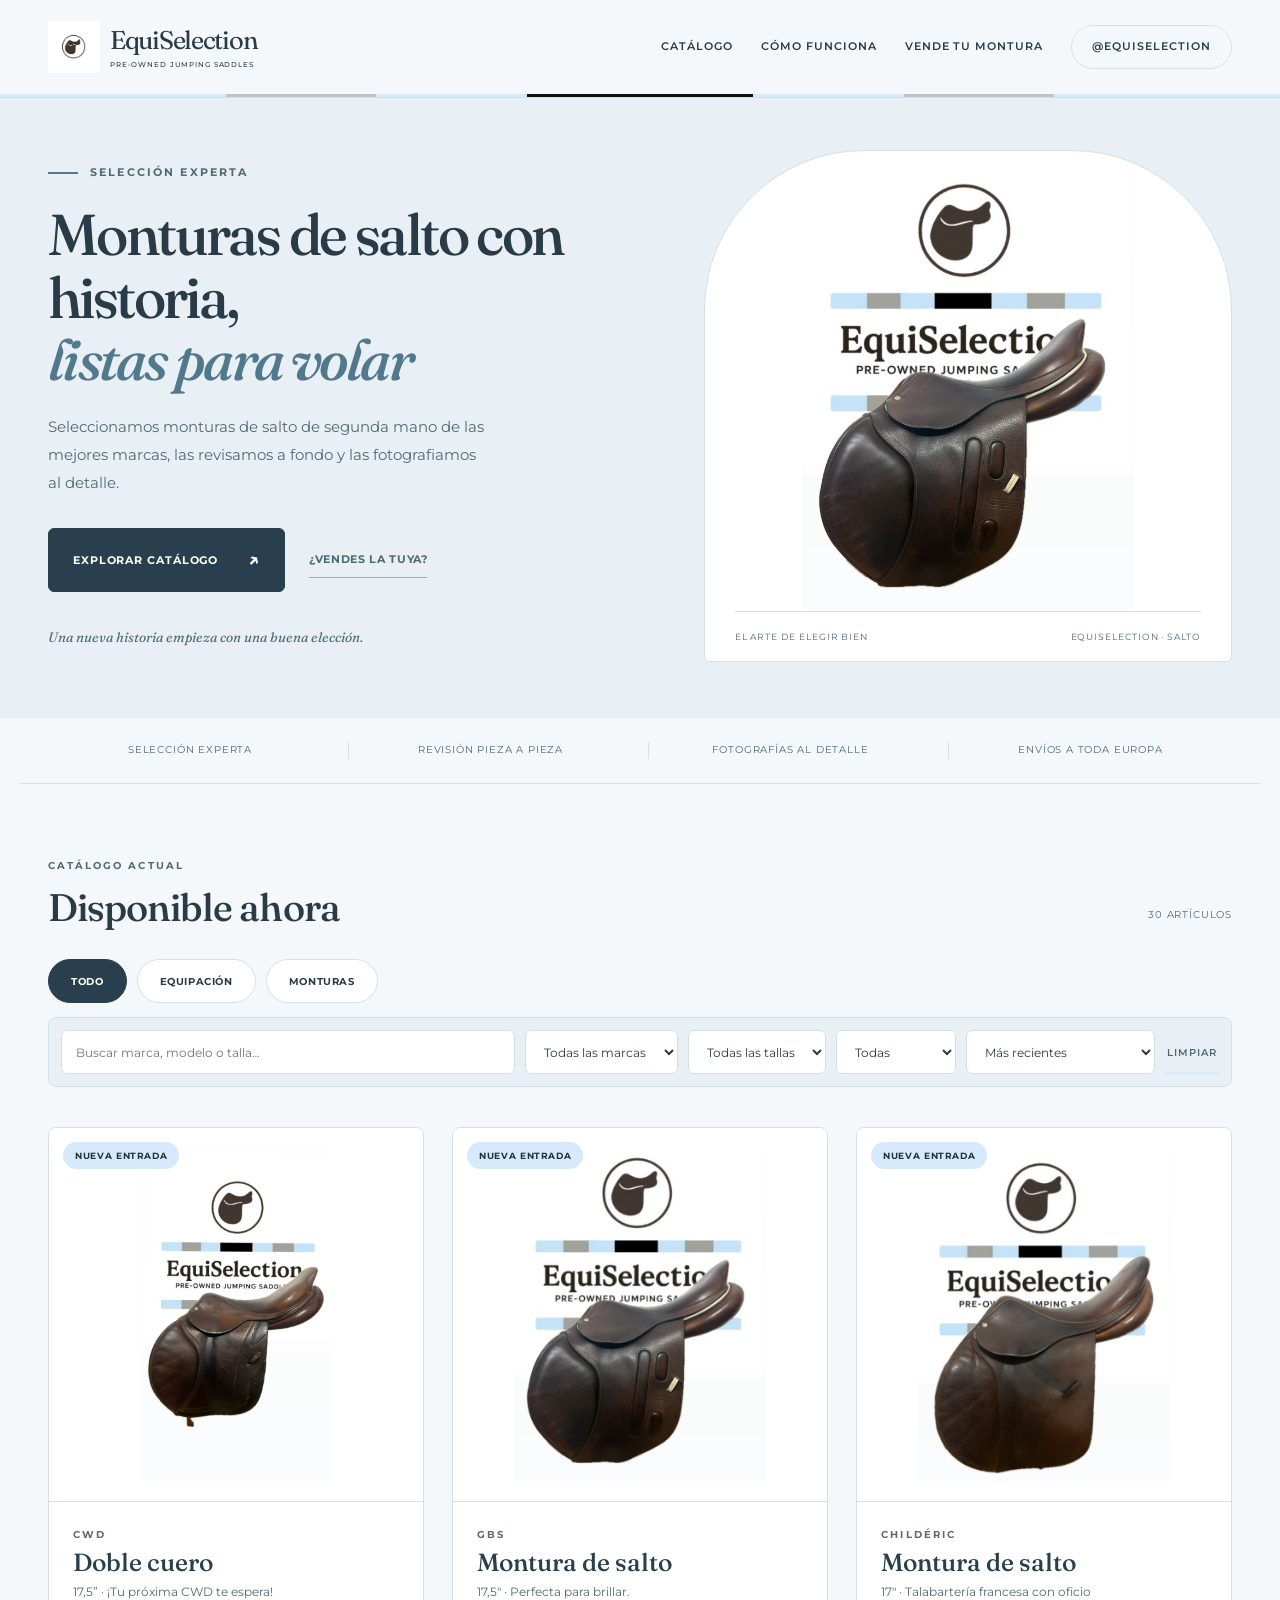
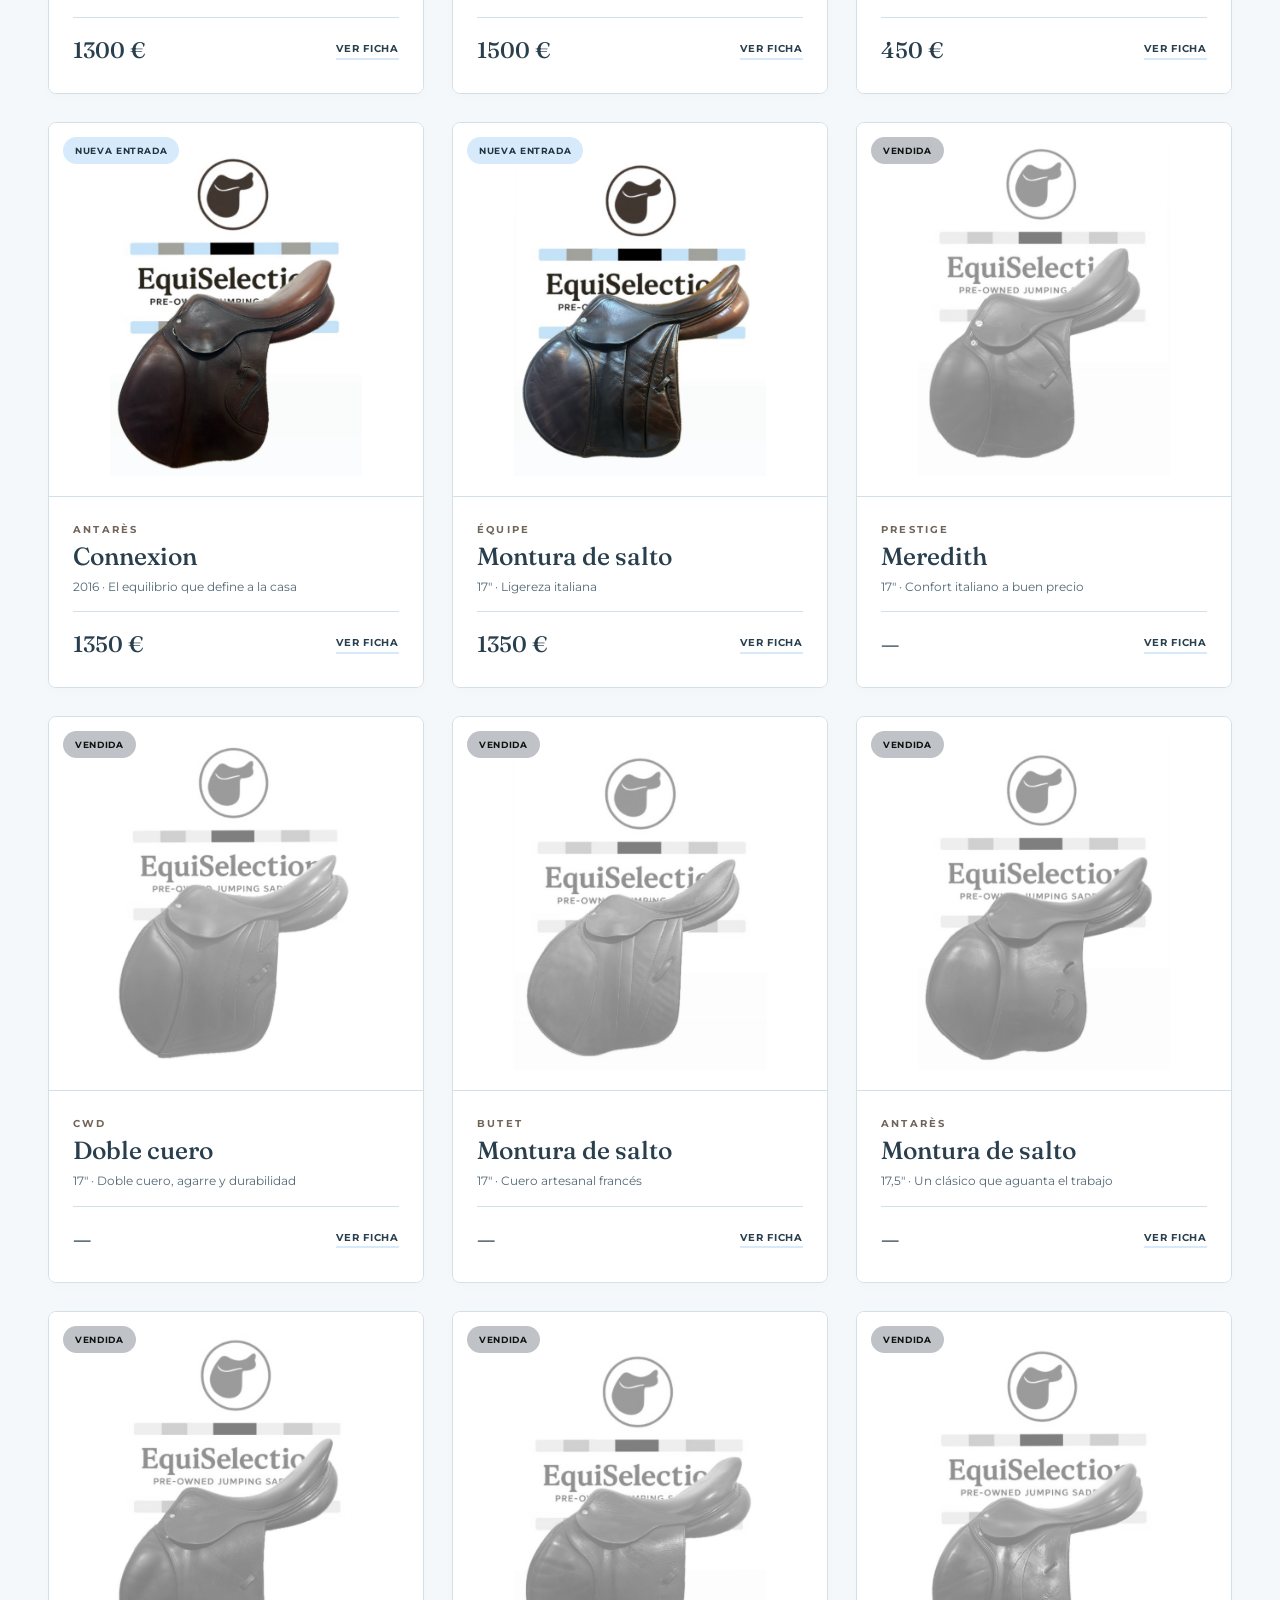
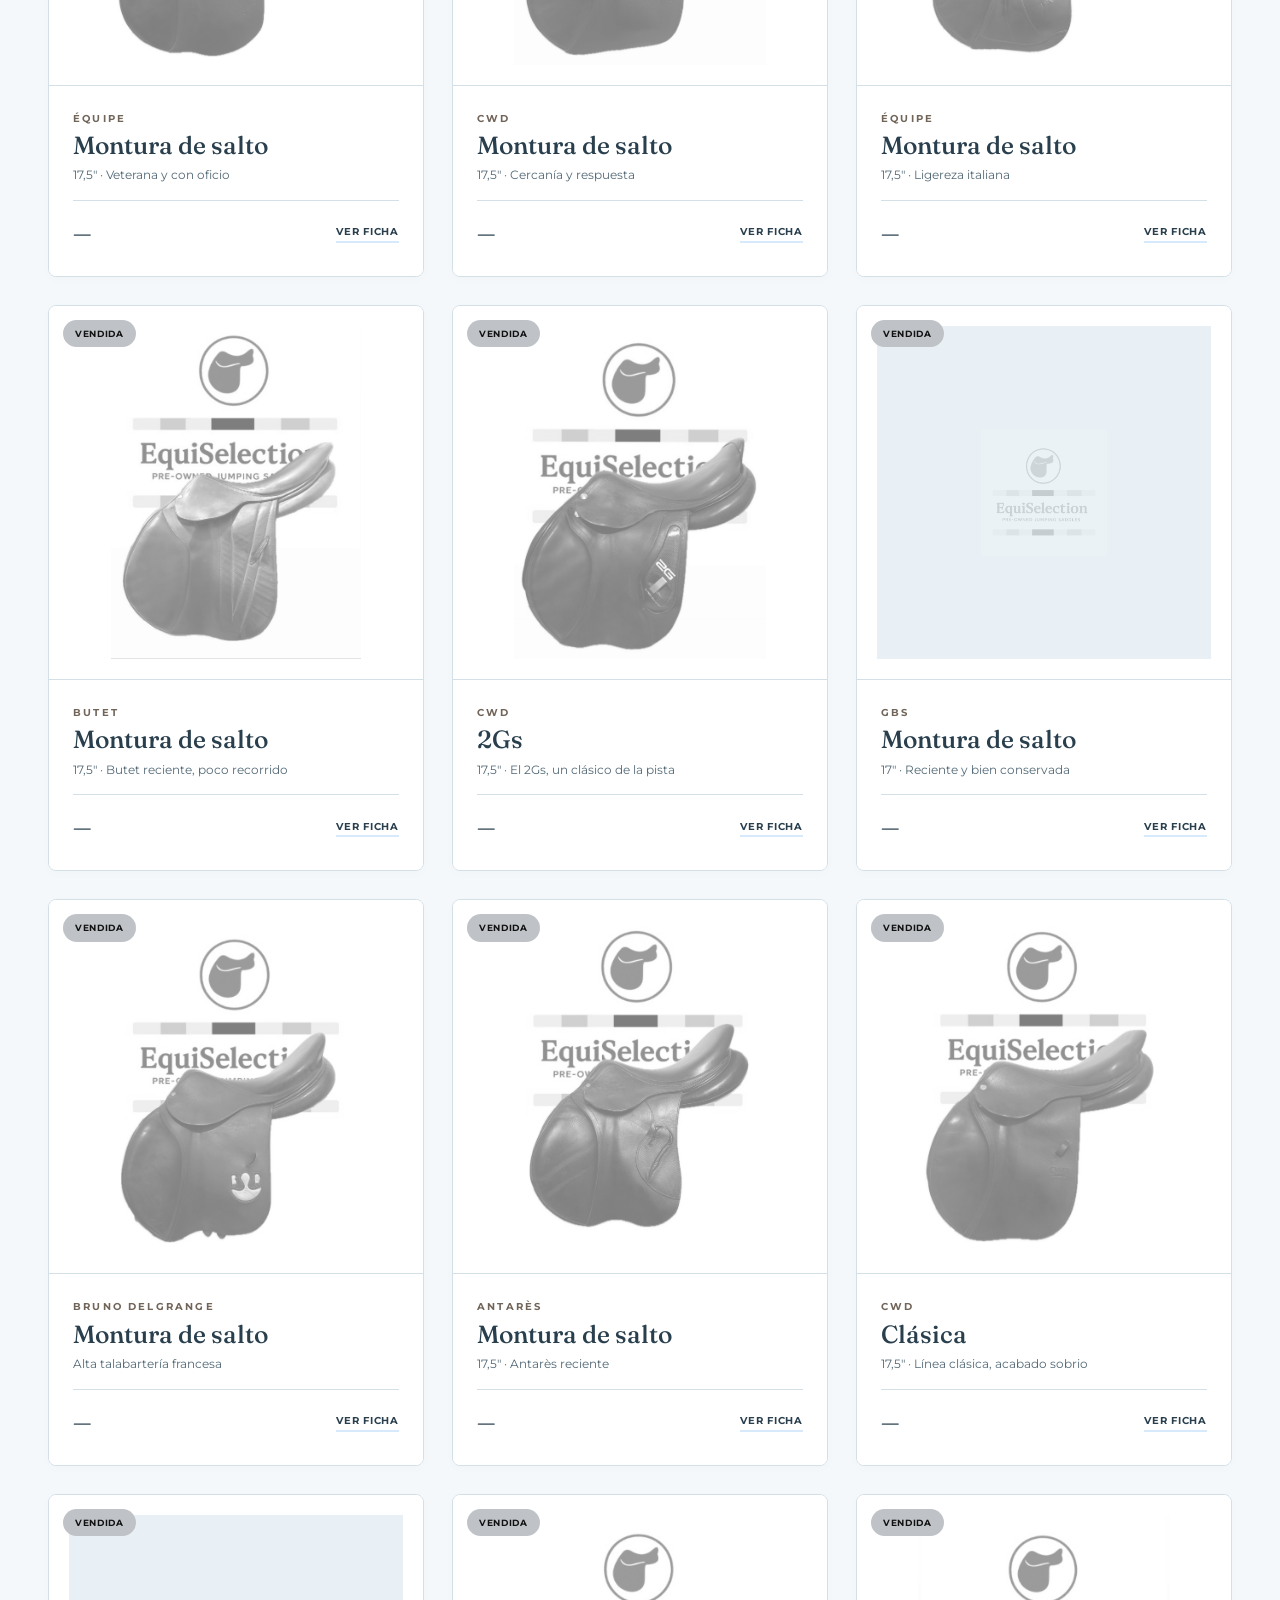
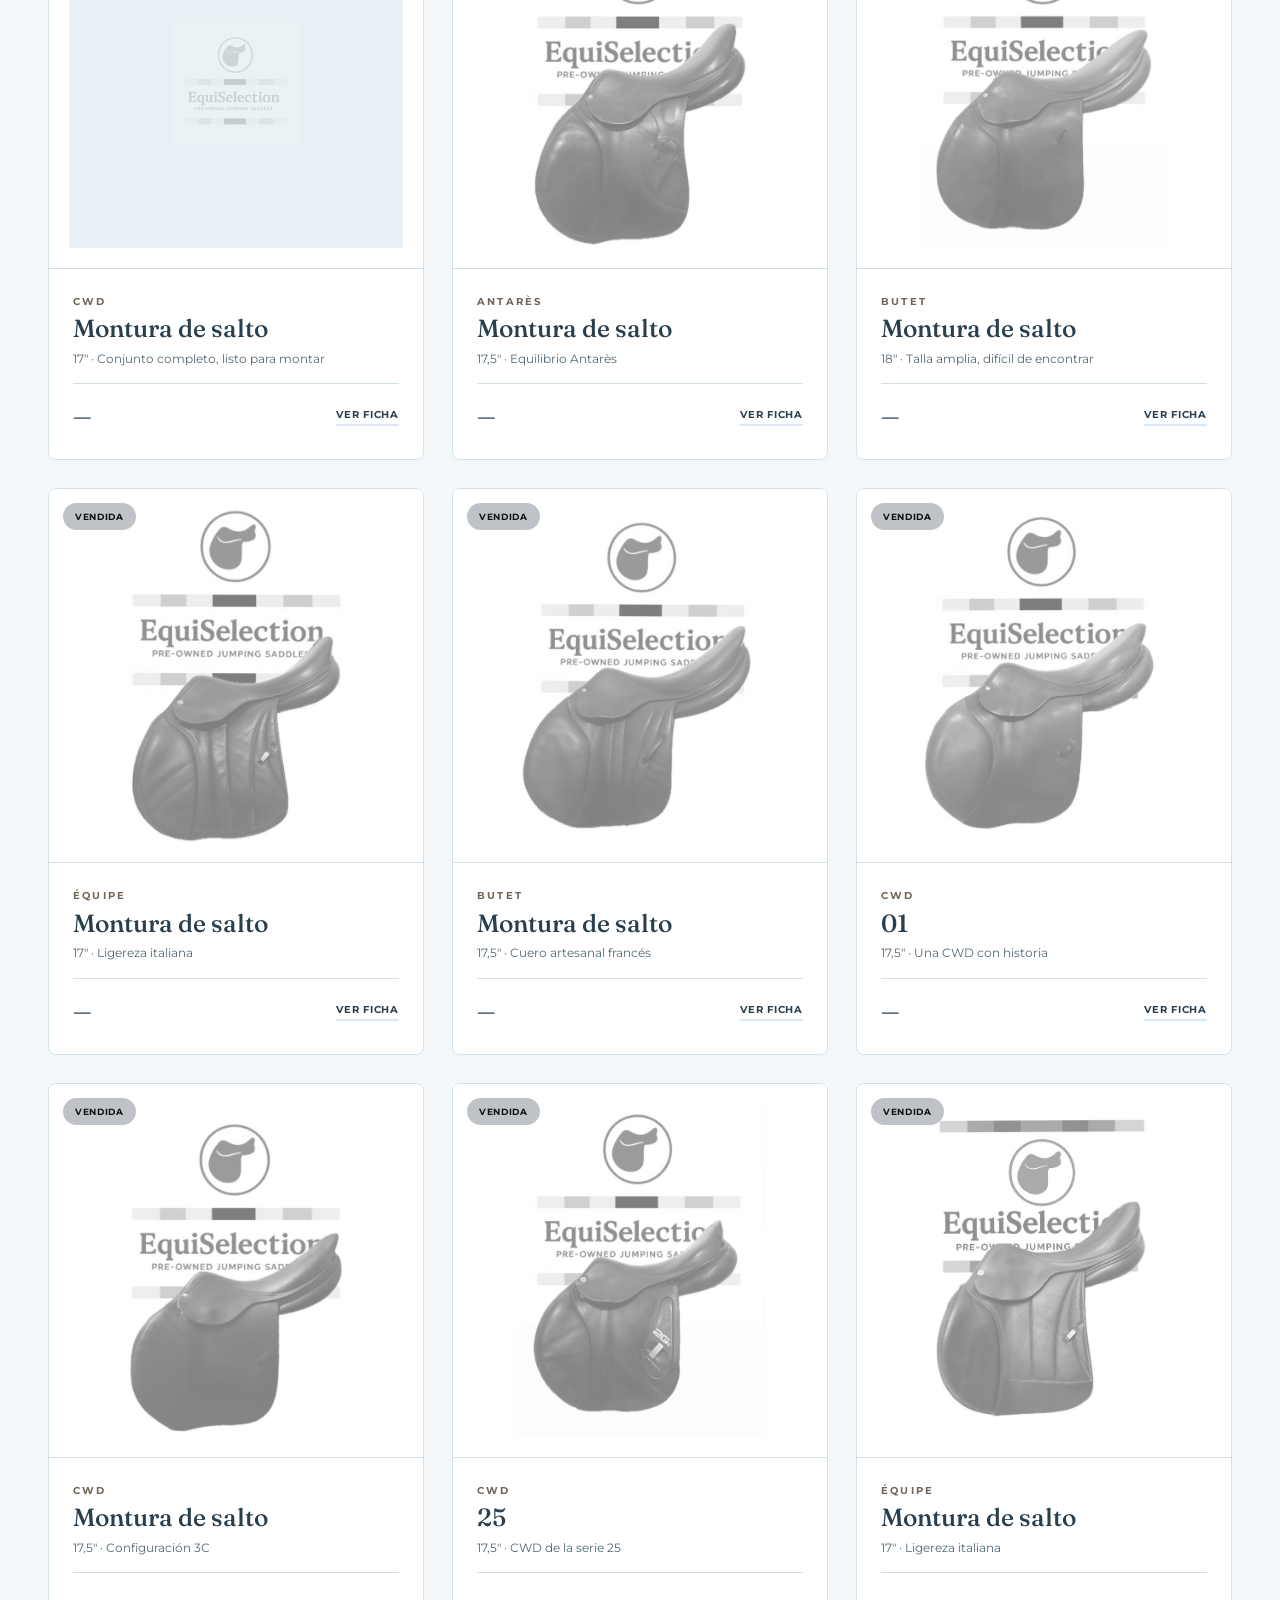
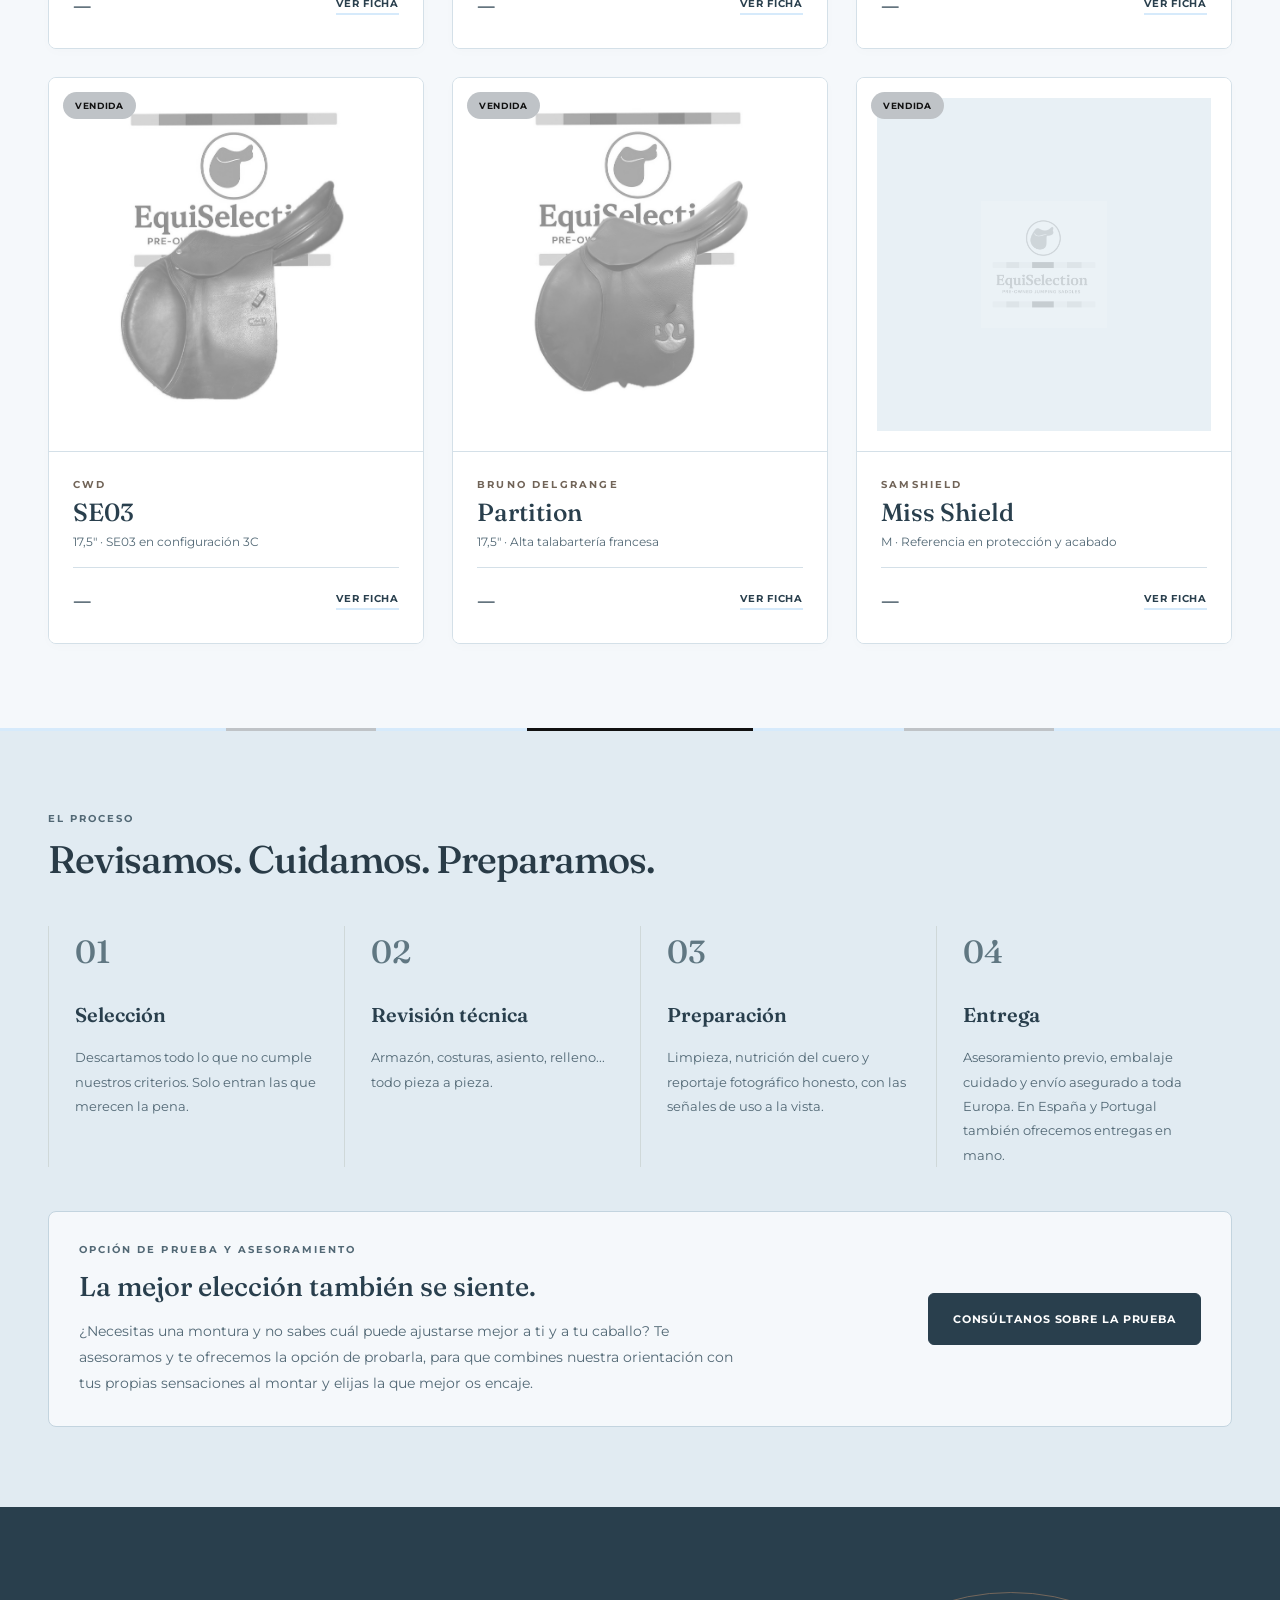
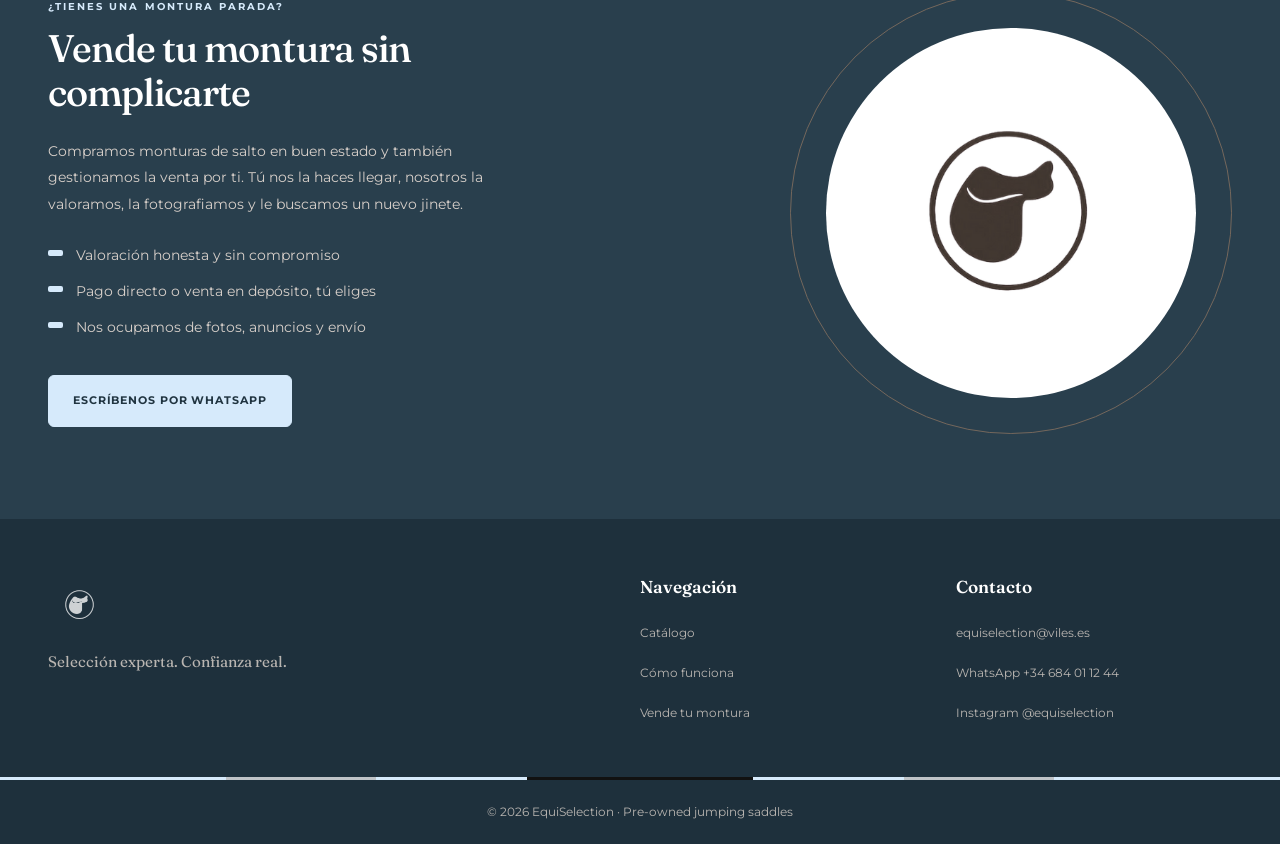
<file: index.html>
<!DOCTYPE html>
<html lang="es">
<head>
<meta charset="utf-8">
<meta name="viewport" content="width=device-width, initial-scale=1">
<title>EquiSelection</title>
<meta name="description" content="Monturas de salto de segunda mano de marcas premium, revisadas una a una y fotografiadas al detalle. Selección experta, confianza real.">
<meta property="og:title" content="EquiSelection · Pre-owned jumping saddles">
<meta property="og:description" content="Selección experta. Confianza real.">
<meta property="og:image" content="assets/img/logo.png">
<meta property="og:type" content="website">
<link rel="icon" href="assets/img/isotipo.png" sizes="any">
<link rel="apple-touch-icon" href="assets/img/isotipo.png">
<link rel="preconnect" href="https://fonts.googleapis.com">
<link rel="preconnect" href="https://fonts.gstatic.com" crossorigin>
<link href="https://fonts.googleapis.com/css2?family=Fraunces:opsz,wght@9..144,500;9..144,600&family=Montserrat:wght@400;500;600;700&display=swap" rel="stylesheet">
<link rel="stylesheet" href="assets/css/style.css">
<link rel="stylesheet" href="assets/css/editorial.css">
</head>
<body>

<header class="cabecera">
  <div class="contenedor cabecera__fila">
    <a class="logo" href="index.html" aria-label="EquiSelection, inicio">
      <img src="assets/img/logo.png" alt=""><span class="logo__nombre">EquiSelection<small>PRE-OWNED JUMPING SADDLES</small></span>
    </a>
    <button class="menu-toggle" id="menu-toggle" aria-label="Abrir menú" aria-expanded="false" aria-controls="nav">
      <span aria-hidden="true">☰</span>
    </button>
    <nav class="nav" id="nav">
      <a href="#catalogo">Catálogo</a>
      <a href="#proceso">Cómo funciona</a>
      <a href="#vende">Vende tu montura</a>
      <a class="nav__destacado" href="https://instagram.com/equiselection" target="_blank" rel="noopener">@equiselection</a>
    </nav>
  </div>
  <div class="marca-barra" aria-hidden="true">
    <span></span><span></span><span></span><span></span><span></span><span></span><span></span>
  </div>
</header>

<section class="hero">
  <div class="contenedor hero__grid">
    <div class="hero__contenido">
    <p class="hero__kicker">Selección experta</p>
    <h1 class="hero__titulo">Monturas de salto con historia,<br><em>listas para volar</em></h1>
    <p class="hero__texto">
      Seleccionamos monturas de salto de segunda mano de las mejores marcas, las
      revisamos a fondo y las fotografiamos al detalle.
    </p>
    <div class="hero__acciones">
      <a class="boton boton--oscuro" href="#catalogo">Explorar catálogo <span aria-hidden="true">↗</span></a>
      <a class="hero__enlace" href="#vende">¿Vendes la tuya?</a>
    </div>
    <p class="hero__nota">Una nueva historia empieza con una buena elección.</p>
    </div>
    <figure class="hero__visual">
      <img src="assets/img/productos/IMG_4914.jpeg" alt="Montura de salto GBS de cuero marrón" width="1179" height="1564" fetchpriority="high">
      <figcaption><span>El arte de elegir bien</span><span>EquiSelection · Salto</span></figcaption>
    </figure>
  </div>
</section>
<div class="confianza contenedor" aria-label="Nuestro compromiso">
  <span>Selección experta</span><span>Revisión pieza a pieza</span><span>Fotografías al detalle</span><span>Envíos a toda Europa</span>
</div>

<main id="catalogo" class="contenedor seccion">
  <div class="seccion__encabezado">
    <div>
      <p class="antetitulo">Catálogo actual</p>
      <h2 class="seccion__titulo">Disponible ahora</h2>
    </div>
    <p class="seccion__contador" id="contador" aria-live="polite"></p>
  </div>

  <form class="filtros" id="filtros" autocomplete="off">
    <!-- Los chips gobiernan #f-categoria, que queda oculto pero sigue siendo
         la única fuente de verdad que lee catalogo.js -->
    <div class="chips" id="chips" role="group" aria-label="Filtrar por categoría"></div>
    <select id="f-categoria" hidden aria-hidden="true" tabindex="-1"></select>

    <div class="filtros__barra">
      <div class="filtros__fila">
        <input type="search" id="f-busqueda" class="filtros__buscar" placeholder="Buscar marca, modelo o talla…" aria-label="Buscar en el catálogo">
        <button type="button" class="filtros__toggle" id="f-toggle" aria-expanded="false" aria-controls="f-avanzados">
          Filtrar<span class="filtros__activos" id="f-activos" hidden></span>
        </button>
      </div>

      <div class="filtros__avanzados" id="f-avanzados">
        <select id="f-marca" aria-label="Marca"></select>
        <select id="f-talla" aria-label="Talla"></select>
        <select id="f-estado" aria-label="Disponibilidad">
          <option value="todas">Todas</option>
          <option value="disponible">Disponibles</option>
          <option value="reservada">Reservadas</option>
          <option value="vendida">Vendidas</option>
        </select>
        <select id="f-orden" aria-label="Ordenar">
          <option value="recientes">Más recientes</option>
          <option value="precio-asc">Precio: menor a mayor</option>
          <option value="precio-desc">Precio: mayor a menor</option>
        </select>
        <button type="button" class="filtros__reset" id="f-reset">Limpiar</button>
      </div>
    </div>
  </form>

  <div class="rejilla" id="rejilla"></div>
  <p class="vacio" id="vacio" hidden>No hay artículos que coincidan con la búsqueda.</p>
</main>

<div class="marca-barra" aria-hidden="true">
  <span></span><span></span><span></span><span></span><span></span><span></span><span></span>
</div>

<section id="proceso" class="proceso">
  <div class="contenedor">
    <p class="antetitulo">El proceso</p>
    <h2 class="seccion__titulo">Revisamos. Cuidamos. Preparamos.</h2>
    <ol class="proceso__lista">
      <li>
        <span class="proceso__num">01</span>
        <h3>Selección</h3>
        <p>Descartamos todo lo que no cumple nuestros criterios. Solo entran las que merecen la pena.</p>
      </li>
      <li>
        <span class="proceso__num">02</span>
        <h3>Revisión técnica</h3>
        <p>Armazón, costuras, asiento, relleno... todo pieza a pieza.</p>
      </li>
      <li>
        <span class="proceso__num">03</span>
        <h3>Preparación</h3>
        <p>Limpieza, nutrición del cuero y reportaje fotográfico honesto, con las señales de uso a la vista.</p>
      </li>
      <li>
        <span class="proceso__num">04</span>
        <h3>Entrega</h3>
        <p>Asesoramiento previo, embalaje cuidado y envío asegurado a toda Europa. En España y Portugal también ofrecemos entregas en mano.</p>
      </li>
    </ol>
    <div class="prueba" id="prueba">
      <div>
        <p class="antetitulo">Opción de prueba y asesoramiento</p>
        <h3>La mejor elección también se siente.</h3>
        <p>¿Necesitas una montura y no sabes cuál puede ajustarse mejor a ti y a tu caballo? Te asesoramos y te ofrecemos la opción de probarla, para que combines nuestra orientación con tus propias sensaciones al montar y elijas la que mejor os encaje.</p>
      </div>
      <a class="boton boton--oscuro" href="mailto:equiselection@viles.es?subject=Asesoramiento%20y%20prueba%20de%20montura">Consúltanos sobre la prueba</a>
    </div>
  </div>
</section>

<section id="vende" class="vende">
  <div class="contenedor vende__fila">
    <div>
      <p class="antetitulo antetitulo--azul">¿Tienes una montura parada?</p>
      <h2 class="seccion__titulo seccion__titulo--claro">Vende tu montura sin complicarte</h2>
      <p class="vende__texto">
        Compramos monturas de salto en buen estado y también gestionamos la venta por ti.
        Tú nos la haces llegar, nosotros la valoramos, la fotografiamos y le buscamos un
        nuevo jinete.
      </p>
      <ul class="vende__lista">
        <li>Valoración honesta y sin compromiso</li>
        <li>Pago directo o venta en depósito, tú eliges</li>
        <li>Nos ocupamos de fotos, anuncios y envío</li>
      </ul>
      <a class="boton boton--azul" href="https://wa.me/34684011244" target="_blank" rel="noopener">Escríbenos por WhatsApp</a>
    </div>
    <div class="vende__emblema">
      <img src="assets/img/logo.png" alt="">
    </div>
  </div>
</section>

<footer id="contacto" class="pie">
  <div class="contenedor pie__fila">
    <div class="pie__marca">
      <img class="pie__logo" src="assets/img/logo.png" alt="EquiSelection">
      <p class="pie__lema">Selección experta. Confianza real.</p>
    </div>
    <div class="pie__bloque">
      <h3>Navegación</h3>
      <p><a href="#catalogo">Catálogo</a></p>
      <p><a href="#proceso">Cómo funciona</a></p>
      <p><a href="#vende">Vende tu montura</a></p>
    </div>
    <div class="pie__bloque">
      <h3>Contacto</h3>
      <p><a href="mailto:equiselection@viles.es">equiselection@viles.es</a></p>
      <p><a href="https://wa.me/34600000000">WhatsApp +34 684 01 12 44</a></p>
      <p><a href="https://instagram.com/equiselection" rel="noopener">Instagram @equiselection</a></p>
    </div>
  </div>
  <div class="marca-barra" aria-hidden="true">
    <span></span><span></span><span></span><span></span><span></span><span></span><span></span>
  </div>
  <p class="pie__legal">© <span id="anio"></span> EquiSelection · Pre-owned jumping saddles</p>
</footer>

<script src="assets/js/menu.js"></script>
<script src="assets/js/catalogo.js"></script>
  <script type="module" src="assets/js/catalogo-admin.js"></script>
</body>
</html>
</file>
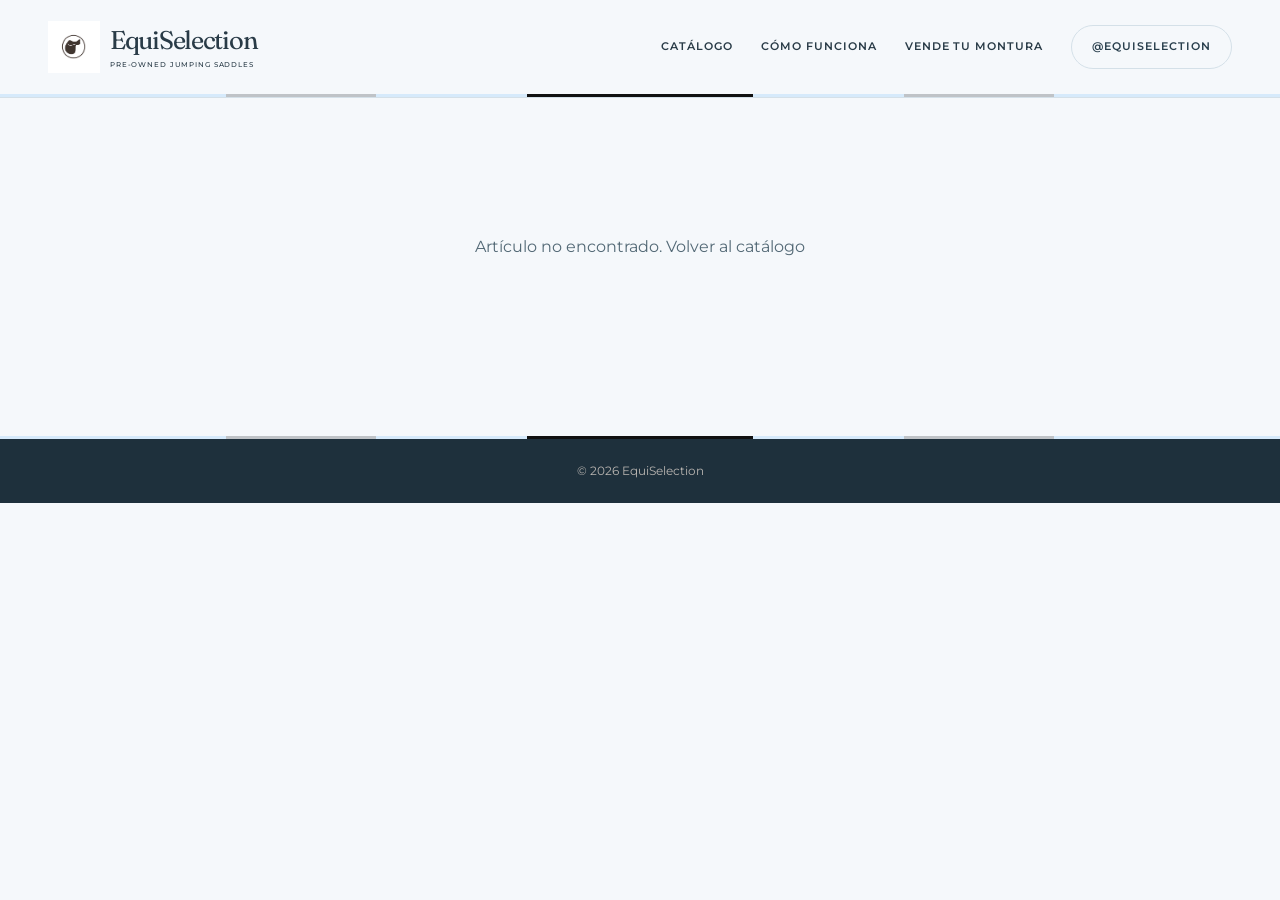
<file: montura.html>
<!DOCTYPE html>
<html lang="es">
<head>
<meta charset="utf-8">
<meta name="viewport" content="width=device-width, initial-scale=1">
<title>EquiSelection</title>
<link rel="icon" href="assets/img/isotipo.png" sizes="any">
<link rel="apple-touch-icon" href="assets/img/isotipo.png">
<link rel="preconnect" href="https://fonts.googleapis.com">
<link rel="preconnect" href="https://fonts.gstatic.com" crossorigin>
<link href="https://fonts.googleapis.com/css2?family=Fraunces:opsz,wght@9..144,500;9..144,600&family=Montserrat:wght@400;500;600;700&display=swap" rel="stylesheet">
<link rel="stylesheet" href="assets/css/style.css">
<link rel="stylesheet" href="assets/css/editorial.css">
</head>
<body>

<header class="cabecera">
  <div class="contenedor cabecera__fila">
    <a class="logo" href="index.html" aria-label="EquiSelection, inicio">
      <img src="assets/img/logo.png" alt=""><span class="logo__nombre">EquiSelection<small>PRE-OWNED JUMPING SADDLES</small></span>
    </a>
    <button class="menu-toggle" id="menu-toggle" aria-label="Abrir menú" aria-expanded="false" aria-controls="nav">
      <span aria-hidden="true">☰</span>
    </button>
    <nav class="nav" id="nav">
      <a href="index.html#catalogo">Catálogo</a>
      <a href="index.html#proceso">Cómo funciona</a>
      <a href="index.html#vende">Vende tu montura</a>
      <a class="nav__destacado" href="https://instagram.com/equiselection" target="_blank" rel="noopener">@equiselection</a>
    </nav>
  </div>
  <div class="marca-barra" aria-hidden="true">
    <span></span><span></span><span></span><span></span><span></span><span></span><span></span>
  </div>
</header>

<main class="contenedor ficha" id="ficha">
  <p class="cargando">Cargando…</p>
</main>

<footer class="pie">
  <div class="marca-barra" aria-hidden="true">
    <span></span><span></span><span></span><span></span><span></span><span></span><span></span>
  </div>
  <p class="pie__legal">© <span id="anio"></span> EquiSelection</p>
</footer>

<script src="assets/js/menu.js"></script>
<script src="assets/js/ficha.js"></script>
</body>
</html>
</file>
<file: assets/css/style.css>
/* ============ EquiSelection · sistema visual ============ */
:root{
  /* Superficies */
  --blanco:#FFFFFF;
  --hueso:#FAFAF8;
  --azul-suave:#EFF7FD;
  --linea:#E8E8E5;

  /* Contenido */
  --texto:#3B332E;        /* 12.3:1 sobre blanco */
  --texto-suave:#6B5F57;  /*  6.2:1 sobre blanco · 5.9:1 sobre hueso */

  /* Marca */
  --espresso:#413630;
  --espresso-osc:#2E2520;
  --azul:#D6EAFB;
  --gris:#BFC3C7;
  --negro:#111111;

  --titulo:'Fraunces', Georgia, serif;
  --cuerpo:'Montserrat', system-ui, sans-serif;
  --ancho:1180px;
  --radio:4px;
}

*,*::before,*::after{box-sizing:border-box}
html{scroll-behavior:smooth}
body{
  margin:0;
  overflow-x:hidden;
  font-family:var(--cuerpo);
  font-weight:400;
  font-size:1rem;
  color:var(--texto);
  background:var(--blanco);
  line-height:1.65;
  -webkit-font-smoothing:antialiased;
}
img{max-width:100%;display:block}
a{color:inherit;text-decoration:none}
[hidden]{display:none !important}

a:focus-visible,button:focus-visible,input:focus-visible,select:focus-visible{
  outline:2px solid var(--espresso);
  outline-offset:3px;
  border-radius:2px;
}

.contenedor{width:100%;max-width:var(--ancho);margin:0 auto;padding:0 28px}

.antetitulo{
  margin:0 0 10px;font-size:.72rem;letter-spacing:.24em;text-transform:uppercase;
  font-weight:700;color:var(--texto-suave);
}
.antetitulo--azul{color:var(--azul)}

/* ---- barra de marca ---- */
.marca-barra{display:flex;height:9px;width:100%}
.marca-barra span{display:block}
.marca-barra span:nth-child(1){flex:3;background:var(--azul)}
.marca-barra span:nth-child(2){flex:2;background:var(--gris)}
.marca-barra span:nth-child(3){flex:2;background:var(--azul)}
.marca-barra span:nth-child(4){flex:3;background:var(--negro)}
.marca-barra span:nth-child(5){flex:2;background:var(--azul)}
.marca-barra span:nth-child(6){flex:2;background:var(--gris)}
.marca-barra span:nth-child(7){flex:3;background:var(--azul)}

/* ---- cabecera ---- */
.cabecera{position:sticky;top:0;z-index:50;background:rgba(255,255,255,.96);backdrop-filter:blur(8px)}
.cabecera__fila{display:flex;align-items:center;justify-content:space-between;gap:16px;padding-top:12px;padding-bottom:12px}
.logo img{height:52px;width:auto}
.nav{display:flex;align-items:center;gap:26px;font-size:.78rem;letter-spacing:.12em;text-transform:uppercase;font-weight:600}
.nav a{display:inline-flex;align-items:center;min-height:44px;border-bottom:1px solid transparent;transition:border-color .2s}
.nav a:hover{border-color:var(--espresso)}
.nav__destacado{
  background:var(--espresso);color:var(--blanco);
  padding:0 16px;border-radius:var(--radio);border-bottom:none !important;
  transition:background .2s;
}
.nav__destacado:hover{background:var(--negro)}
.menu-toggle{
  display:none;
  align-items:center;justify-content:center;
  width:48px;height:48px;margin-right:-10px;
  background:none;border:none;cursor:pointer;
  font-size:1.6rem;line-height:1;color:var(--espresso);
}

/* ---- hero ---- */
.hero{
  padding:72px 0 64px;text-align:center;
  background:linear-gradient(180deg,var(--hueso) 0%,var(--blanco) 100%);
}
.hero__marca{width:150px;height:auto;margin:0 auto 26px;border-radius:50%}
.hero__kicker{margin:0 0 16px;font-size:.74rem;letter-spacing:.24em;text-transform:uppercase;font-weight:700;color:var(--texto-suave)}
.hero__titulo{
  font-family:var(--titulo);font-weight:600;
  font-size:clamp(2.2rem,5.4vw,3.7rem);line-height:1.12;margin:0 auto 24px;
  letter-spacing:-.01em;max-width:20ch;
}
.hero__titulo em{font-style:normal;color:var(--espresso-osc)}
.hero__texto{max-width:54ch;margin:0 auto 32px;font-size:1.04rem;color:var(--texto-suave)}
.hero__acciones{display:flex;gap:18px;justify-content:center;align-items:center;flex-wrap:wrap}
.hero__enlace{
  display:inline-flex;align-items:center;min-height:48px;
  font-size:.78rem;letter-spacing:.14em;text-transform:uppercase;font-weight:700;
  color:var(--texto-suave);box-shadow:inset 0 -2px 0 var(--azul);
}
.hero__enlace:hover{color:var(--espresso);box-shadow:inset 0 -2px 0 var(--espresso)}

.boton{
  display:inline-flex;align-items:center;justify-content:center;
  min-height:48px;padding:14px 30px;border-radius:var(--radio);
  font-family:var(--cuerpo);font-size:.78rem;letter-spacing:.14em;text-transform:uppercase;font-weight:700;
  border:1px solid transparent;transition:all .22s ease;cursor:pointer;
}
.boton--oscuro{background:var(--espresso);color:var(--blanco);border-color:var(--espresso)}
.boton--oscuro:hover{background:var(--negro);border-color:var(--negro)}
.boton--azul{background:var(--azul);color:var(--espresso-osc);border-color:var(--azul)}
.boton--azul:hover{background:#BFDDF7;border-color:#BFDDF7}
.boton--linea{background:transparent;color:var(--espresso);border-color:var(--espresso)}
.boton--linea:hover{background:var(--espresso);color:var(--blanco)}

/* ---- secciones ---- */
.seccion{padding:66px 0 88px;scroll-margin-top:92px}
.seccion__encabezado{display:flex;align-items:flex-end;justify-content:space-between;gap:20px;margin-bottom:26px}
.seccion__titulo{font-family:var(--titulo);font-weight:600;font-size:clamp(1.7rem,3.3vw,2.5rem);margin:0;line-height:1.15}
.seccion__titulo--claro{color:var(--blanco)}
.seccion__contador{font-size:.8rem;letter-spacing:.08em;text-transform:uppercase;color:var(--texto-suave);margin:0 0 6px}

/* ---- filtros ---- */
.filtros{display:flex;flex-direction:column;gap:14px;margin-bottom:40px}

.chips{display:flex;flex-wrap:wrap;gap:8px}
.chip{
  font-family:var(--cuerpo);font-size:.74rem;letter-spacing:.12em;text-transform:uppercase;font-weight:700;
  min-height:44px;padding:0 18px;cursor:pointer;white-space:nowrap;
  color:var(--texto);background:var(--blanco);
  border:1.5px solid var(--linea);border-radius:var(--radio);
  transition:all .15s ease;
}
.chip:hover{border-color:var(--gris)}
.chip--activo{background:var(--espresso);border-color:var(--espresso);color:var(--blanco)}

/* En escritorio, barra + fila + avanzados forman una sola tira de controles */
.filtros__barra{
  display:flex;flex-wrap:wrap;gap:10px;align-items:center;
  padding:14px;background:var(--hueso);border-radius:var(--radio);
}
.filtros__fila,.filtros__avanzados{display:contents}
.filtros__toggle{display:none}

.filtros input,.filtros select{
  font-family:var(--cuerpo);font-size:.9rem;font-weight:400;color:var(--texto);
  min-height:44px;min-width:0;padding:11px 14px;
  border:1.5px solid var(--linea);border-radius:var(--radio);background:var(--blanco);
}
.filtros input:focus,.filtros select:focus{border-color:var(--gris)}
.filtros__buscar{flex:1 1 240px}
.filtros__reset{
  display:inline-flex;align-items:center;justify-content:center;min-height:44px;
  margin-left:auto;padding:0 2px;background:none;border:none;cursor:pointer;
  font-family:var(--cuerpo);font-size:.76rem;letter-spacing:.1em;text-transform:uppercase;font-weight:600;
  color:var(--texto-suave);box-shadow:inset 0 -2px 0 var(--azul);
}
.filtros__reset:hover{color:var(--espresso);box-shadow:inset 0 -2px 0 var(--espresso)}

/* ---- rejilla de producto ---- */
.rejilla{display:grid;grid-template-columns:repeat(auto-fill,minmax(285px,1fr));gap:34px}
.tarjeta{
  display:flex;flex-direction:column;background:var(--blanco);
  border:1px solid var(--linea);border-radius:6px;overflow:hidden;
  transition:transform .25s ease, box-shadow .25s ease;
}
.tarjeta:hover{transform:translateY(-4px);box-shadow:0 14px 30px rgba(65,54,48,.12)}
.tarjeta__barra{height:8px;flex:0 0 auto}
.tarjeta__marco{
  position:relative;background:var(--hueso);aspect-ratio:4/3;
  overflow:hidden;padding:12px;
}
.tarjeta__marco img{width:100%;height:100%;object-fit:contain;transition:transform .5s ease}
.tarjeta--vendida .tarjeta__marco img{filter:grayscale(1);opacity:.5}

.etiqueta{
  position:absolute;top:14px;left:14px;z-index:2;padding:7px 13px;border-radius:3px;
  font-size:.72rem;letter-spacing:.14em;text-transform:uppercase;font-weight:700;line-height:1.2;
  background:var(--azul);color:var(--espresso-osc);                 /* 11.9:1 */
}
.etiqueta--nueva{background:var(--azul);color:var(--espresso-osc)}
.etiqueta--vendida{background:var(--gris);color:var(--negro)}       /*  9.4:1 */
.etiqueta--reservada{background:var(--negro);color:var(--blanco)}   /* 18.9:1 */

.tarjeta__cuerpo{display:flex;flex-direction:column;flex:1;padding:18px 20px 20px}
.tarjeta__marca{font-size:.7rem;letter-spacing:.22em;text-transform:uppercase;font-weight:700;color:var(--texto-suave);margin:0 0 5px}
.tarjeta__titulo{font-family:var(--titulo);font-size:1.45rem;font-weight:600;color:var(--espresso);margin:0 0 6px;line-height:1.15}
.tarjeta__meta{font-size:.88rem;color:var(--texto-suave);margin:0 0 14px}
.tarjeta__pie{
  margin-top:auto;display:flex;align-items:center;justify-content:space-between;gap:12px;
  padding-top:14px;border-top:1px solid var(--linea);
}
.tarjeta__precio{font-family:var(--titulo);font-size:1.35rem;font-weight:600;color:var(--espresso)}
.tarjeta__ficha{
  font-size:.72rem;letter-spacing:.14em;text-transform:uppercase;font-weight:700;
  color:var(--espresso);box-shadow:inset 0 -2px 0 var(--azul);padding-bottom:3px;
}
.tarjeta:hover .tarjeta__ficha{box-shadow:inset 0 -2px 0 var(--espresso)}
.vacio{text-align:center;color:var(--texto-suave);padding:60px 0}

/* ---- marcador sin fotografía ---- */
.sin-foto{display:flex;align-items:center;justify-content:center;width:100%;height:100%;background:var(--hueso)}
.sin-foto img{width:38%;height:auto;opacity:.22}
.tarjeta--vendida .sin-foto img{opacity:.14}

/* ---- proceso ---- */
.proceso{background:var(--azul-suave);padding:72px 0}
.proceso__lista{
  list-style:none;padding:0;margin:34px 0 0;display:grid;
  grid-template-columns:repeat(auto-fit,minmax(230px,1fr));gap:26px;
}
.proceso__lista li{background:var(--blanco);border:1px solid #DCEAF5;border-radius:6px;padding:26px}
.proceso__num{font-family:var(--titulo);font-size:1.4rem;font-weight:600;color:var(--gris);display:block;margin-bottom:6px}
.proceso__lista h3{font-family:var(--titulo);font-size:1.12rem;font-weight:600;color:var(--espresso);margin:0 0 8px}
.proceso__lista p{margin:0;font-size:.93rem;color:var(--texto-suave)}

/* ---- vende tu montura ---- */
.vende{background:var(--espresso);color:#D8D0CA;padding:78px 0}  /* texto 7.8:1 */
.vende__fila{display:grid;grid-template-columns:1.2fr .8fr;gap:56px;align-items:center}
.vende__texto{margin:0 0 20px;max-width:52ch}
.vende__lista{list-style:none;margin:0 0 30px;padding:0}
.vende__lista li{padding:5px 0 5px 28px;position:relative;font-size:.95rem}
.vende__lista li::before{
  content:"";position:absolute;left:0;top:.82rem;
  width:15px;height:6px;border-radius:2px;background:var(--azul);
}
.vende__emblema{display:flex;justify-content:center}
.vende__emblema img{width:min(72%,240px);border-radius:50%;background:var(--blanco);padding:8px}

/* ---- ficha de producto (montura.html) ---- */
.ficha{padding:52px 0 90px}
.ficha__volver{
  display:inline-flex;align-items:center;min-height:44px;
  font-size:.76rem;letter-spacing:.12em;text-transform:uppercase;font-weight:600;
  color:var(--texto-suave);margin-bottom:22px;
}
.ficha__volver:hover{color:var(--espresso)}
.ficha__grid{display:grid;grid-template-columns:1.1fr .9fr;gap:60px;align-items:start}
.galeria__principal{
  display:flex;align-items:center;justify-content:center;
  background:var(--hueso);border-radius:var(--radio);overflow:hidden;
  margin-bottom:12px;padding:16px;
}
.galeria__principal img{width:100%;height:auto;max-height:72vh;object-fit:contain}
.galeria__principal .sin-foto{aspect-ratio:1/1;width:100%}
.galeria__miniaturas{display:flex;gap:10px;flex-wrap:wrap}
.galeria__miniaturas button{
  width:74px;height:74px;padding:0;cursor:pointer;
  border:1.5px solid var(--linea);background:var(--hueso);border-radius:3px;overflow:hidden;
}
.galeria__miniaturas button[aria-current="true"]{border-color:var(--espresso)}
.galeria__miniaturas img{width:100%;height:100%;object-fit:cover}

.ficha__categoria{font-size:.72rem;letter-spacing:.2em;text-transform:uppercase;font-weight:700;color:var(--texto-suave);margin:0 0 10px}
.ficha__titulo{font-family:var(--titulo);font-size:clamp(2rem,4vw,2.8rem);font-weight:600;margin:0 0 4px;line-height:1.12;color:var(--espresso)}
.ficha__modelo{font-size:1.25rem;color:var(--texto-suave);margin:0 0 22px}
.ficha__precio{font-family:var(--titulo);font-size:1.8rem;font-weight:600;color:var(--espresso);margin:0 0 6px}
.ficha__disponibilidad{font-size:.76rem;letter-spacing:.12em;text-transform:uppercase;font-weight:600;margin:0 0 26px;color:var(--texto-suave)}
.ficha__descripcion{font-size:1.02rem;color:var(--texto-suave);margin:0 0 30px}
.tabla-specs{width:100%;border-collapse:collapse;margin-bottom:32px}
.tabla-specs tr{border-bottom:1px solid var(--linea)}
.tabla-specs th{
  text-align:left;font-weight:600;font-size:.76rem;letter-spacing:.12em;text-transform:uppercase;
  color:var(--texto-suave);padding:13px 0;width:42%;
}
.tabla-specs td{text-align:right;padding:13px 0;font-size:.98rem;font-weight:600;color:var(--espresso)}
.ficha__acciones{display:flex;flex-wrap:wrap;gap:12px}
.cargando{padding:80px 0;text-align:center;color:var(--texto-suave)}

/* ---- pie ---- */
.pie{background:var(--negro);color:#B9B5B1}   /* 9.2:1 */
.pie__fila{display:grid;grid-template-columns:2fr 1fr 1fr;gap:40px;padding-top:54px;padding-bottom:44px}
.pie__logo{height:64px;width:auto;margin-bottom:12px}
.pie__lema{font-family:var(--titulo);font-size:1.05rem;color:#B9B5B1;margin:0}
.pie__bloque h3{font-family:var(--titulo);font-size:1.08rem;font-weight:600;color:var(--blanco);margin:0 0 12px}
.pie__bloque p{margin:0;font-size:.92rem}
.pie__bloque a{display:inline-flex;align-items:center;min-height:40px}
.pie__bloque a:hover{color:var(--azul)}
.pie__legal{text-align:center;font-size:.76rem;color:#8A8682;padding:22px 0;margin:0}


/* ================= TABLETA ================= */
@media (max-width:860px){
  .vende__fila{grid-template-columns:1fr;gap:38px}
  .vende__emblema{order:-1}
  .ficha__grid{grid-template-columns:1fr;gap:38px}
  .pie__fila{grid-template-columns:1fr 1fr}
  .rejilla{gap:28px}
  .seccion{padding:52px 0 70px}
  .hero{padding:56px 0 48px}
  .nav{gap:18px;font-size:.74rem}
  .logo img{height:44px}
}


/* ================= MÓVIL ================= */
@media (max-width:640px){
  /* Margen izquierdo mayor que el derecho: el contenido se apoya en un
     eje claro en vez de flotar centrado. Si cambias estos dos valores,
     cámbialos también en .chips y en .nav o la tira se desalineará. */
  .contenedor{padding:0 30px 0 36px}

  /* Cabecera fija: te acompaña al bajar, en una sola línea */
  .cabecera{position:sticky;top:0}
  .cabecera__fila{flex-wrap:nowrap;justify-content:space-between;gap:12px;padding-top:12px;padding-bottom:12px}
  .logo img{height:42px}
  .menu-toggle{display:inline-flex}

  .nav{
    position:absolute;top:100%;left:0;right:0;z-index:40;
    display:none;flex-direction:column;gap:0;
    padding:4px 30px 14px 36px;background:var(--blanco);
    border-bottom:1px solid var(--linea);
    box-shadow:0 14px 30px rgba(65,54,48,.1);
    font-size:.78rem;letter-spacing:.1em;
  }
  .cabecera--abierta .nav{display:flex}
  .nav a{min-height:52px;justify-content:flex-start;border-bottom:1px solid var(--linea)}
  .nav a:hover{border-color:var(--linea)}
  .nav__destacado{
    margin-top:12px;justify-content:center;
    border-radius:var(--radio);border-bottom:none;
  }

  /* Hero alineado a la izquierda: con márgenes asimétricos, centrar el
     texto parecería un descuadre. Para volver al centrado, basta con
     quitar estas tres reglas. */
  .hero{padding:36px 0 42px;text-align:left}
  .hero__marca{display:none}
  .hero__kicker{margin-bottom:12px;letter-spacing:.2em;font-size:.72rem}
  .hero__titulo{font-size:1.95rem;line-height:1.18;margin:0 0 16px;max-width:none}
  .hero__texto{font-size:.98rem;margin:0 0 26px;max-width:none}
  .hero__acciones{flex-direction:column;align-items:stretch;gap:4px}
  .hero__acciones .boton{width:100%}
  .hero__enlace{justify-content:center}

  /* Secciones: el margen deja sitio a la cabecera fija */
  .seccion{padding:36px 0 56px;scroll-margin-top:84px}
  .proceso,.vende,.pie{scroll-margin-top:84px}
  .seccion__encabezado{flex-direction:column;align-items:flex-start;gap:2px;margin-bottom:18px}
  .seccion__contador{margin-bottom:0}

  /* Filtros: solo búsqueda visible; el resto, plegado tras "Filtrar" */
  .filtros{gap:12px;margin-bottom:26px}
  .chips{
    flex-wrap:nowrap;overflow-x:auto;gap:7px;
    margin:0 -30px 0 -36px;padding:0 30px 2px 36px;
    scroll-snap-type:x proximity;-webkit-overflow-scrolling:touch;scrollbar-width:none;
  }
  .chips::-webkit-scrollbar{display:none}
  .chip{flex:0 0 auto;scroll-snap-align:start;padding:0 15px;font-size:.72rem}

  .filtros__barra{display:block;padding:10px}
  .filtros__fila{display:flex;gap:8px;align-items:stretch}
  .filtros__buscar{flex:1 1 auto;min-width:0;font-size:.88rem}
  .filtros__toggle{
    display:inline-flex;align-items:center;gap:7px;flex:0 0 auto;
    min-height:44px;padding:0 16px;cursor:pointer;
    font-family:var(--cuerpo);font-size:.74rem;letter-spacing:.1em;text-transform:uppercase;font-weight:700;
    color:var(--blanco);background:var(--espresso);
    border:1.5px solid var(--espresso);border-radius:var(--radio);
  }
  .filtros__activos{
    display:inline-flex;align-items:center;justify-content:center;
    min-width:19px;height:19px;padding:0 5px;border-radius:999px;
    background:var(--azul);color:var(--espresso-osc);font-size:.68rem;letter-spacing:0;
  }
  .filtros__avanzados{display:none}
  .filtros--abierto .filtros__avanzados{display:grid;grid-template-columns:1fr 1fr;gap:8px;margin-top:8px}
  .filtros select{width:100%;padding:12px;font-size:.88rem}
  .filtros__reset{grid-column:1 / -1;margin-left:0;justify-self:start}

  /* Catálogo: tarjeta vertical, con aire alrededor de la fotografía */
  .rejilla{grid-template-columns:1fr;gap:30px}
  .tarjeta{border-radius:8px}
  .tarjeta:hover{transform:none;box-shadow:none}
  .tarjeta:active{box-shadow:0 6px 18px rgba(65,54,48,.12)}
  .tarjeta__marco{padding:22px}
  .tarjeta__cuerpo{padding:20px 22px 22px}
  .tarjeta__marca{font-size:.68rem;letter-spacing:.2em;margin-bottom:4px}
  .tarjeta__titulo{font-size:1.5rem;margin-bottom:5px}
  .tarjeta__meta{font-size:.86rem;margin-bottom:14px}
  .tarjeta__precio{font-size:1.35rem}
  .tarjeta__ficha{font-size:.7rem}
  .etiqueta{top:12px;left:12px;padding:6px 11px;font-size:.7rem;letter-spacing:.12em}

  /* Proceso: lista limpia, sin la barra de marca repetida */
  .proceso{padding:48px 0}
  .proceso__lista{gap:14px;margin-top:24px}
  .proceso__lista li{padding:20px 22px}
  .proceso__num{display:inline;margin-right:8px;font-size:1.15rem}
  .proceso__lista h3{display:inline}

  /* Vende: sin emblema */
  .vende{padding:48px 0}
  .vende__emblema{display:none}
  .vende__fila{gap:0}
  .vende .boton{width:100%}

  /* Ficha de producto */
  .ficha{padding:26px 0 56px}
  .ficha__grid{gap:30px}
  .ficha__titulo{font-size:1.95rem}
  .ficha__modelo{font-size:1.08rem;margin-bottom:18px}
  .ficha__precio{font-size:1.5rem}
  .galeria__principal{padding:22px}
  .galeria__miniaturas button{width:62px;height:62px}
  .tabla-specs th{font-size:.74rem;width:46%}
  .ficha__acciones{flex-direction:column;gap:10px}
  .ficha__acciones .boton{width:100%;padding:16px 20px}

  /* Pie */
  .pie__fila{grid-template-columns:1fr;gap:26px;padding-top:38px;padding-bottom:30px}
  .pie__logo{height:52px}
  .pie__legal{text-align:left}
}


/* ================= MÓVILES ESTRECHOS ================= */
@media (max-width:380px){
  .contenedor{padding:0 26px 0 32px}
  .chips{margin:0 -26px 0 -32px;padding:0 26px 2px 32px}
  .nav{padding-left:32px;padding-right:26px}
  .hero__titulo{font-size:1.8rem}
  .filtros--abierto .filtros__avanzados{grid-template-columns:1fr}
  .tarjeta__marco{padding:18px}
  .tarjeta__cuerpo{padding:18px 18px 20px}
  .tarjeta__titulo{font-size:1.38rem}
  .tarjeta__precio{font-size:1.25rem}
}


/* ================= MOVIMIENTO REDUCIDO ================= */
@media (prefers-reduced-motion:reduce){
  html{scroll-behavior:auto}
  *,*::before,*::after{
    animation-duration:.01ms !important;
    animation-iteration-count:1 !important;
    transition-duration:.01ms !important;
  }
  .tarjeta:hover{transform:none}
  .tarjeta:hover .tarjeta__marco img{transform:none}
}


/* ---- OPCIONAL · barra de marca en movimiento ----
   Descomenta este bloque para que las franjas se desplacen de forma continua.
   El bloque de movimiento reducido de arriba ya la neutraliza cuando el
   sistema operativo lo solicita, así que no hay que tocar nada más.

@keyframes marca-desplazamiento{
  from{background-position:0 0}
  to{background-position:300px 0}
}
.marca-barra{
  background:repeating-linear-gradient(90deg,
    var(--azul) 0 90px, var(--gris) 90px 150px,
    var(--azul) 150px 210px, var(--negro) 210px 300px);
  animation:marca-desplazamiento 14s linear infinite;
}
.marca-barra span{display:none}
*/
</file>
<file: assets/css/editorial.css>
/* EquiSelection: composición editorial sobre el sistema visual original. */
:root{--hueso:#f7f5f0;--linea:#e3ded5;--azul-suave:#edf3f5;--espresso:#3c322b;--radio:6px;--ancho:1240px}
body{background:#fcfbf8}
.cabecera{background:rgba(252,251,248,.97);border-bottom:1px solid var(--linea)}
.cabecera__fila{min-height:94px}
.cabecera>.marca-barra{height:3px}
.nav{font-size:.68rem;letter-spacing:.09em;gap:28px}
.nav__destacado{background:transparent;color:var(--espresso);border:1px solid var(--linea)!important;border-radius:30px;padding:0 20px}
.nav__destacado:hover{background:var(--espresso);color:white}
.hero{padding:52px 0 56px;text-align:left;background:var(--hueso)}
.hero__grid{display:grid;grid-template-columns:1.12fr 1fr;gap:64px;align-items:center}
.hero__kicker{display:flex;align-items:center;gap:12px;font-size:.67rem;letter-spacing:.2em}
.hero__kicker::before{content:"";width:30px;height:2px;background:#81949e}
.hero__titulo{font-size:clamp(2.6rem,4.5vw,4.2rem);font-weight:500;line-height:1.09;letter-spacing:-.045em;margin:22px 0;max-width:15ch}
.hero__titulo br{display:none}
.hero__titulo em{display:block;font-style:italic;color:#6a7c85;font-weight:500}
.hero__texto{font-size:.92rem;line-height:1.9;max-width:44ch;margin:0 0 30px}
.hero__acciones{justify-content:flex-start;gap:24px}
.boton{letter-spacing:.08em;font-size:.7rem;min-height:52px;padding:15px 24px}
.hero__acciones .boton{gap:30px}
.hero__acciones .boton span{font-size:1.2rem}
.hero__enlace{font-size:.67rem;letter-spacing:.06em;box-shadow:none;border-bottom:1px solid #b2aaa0;min-height:36px}
.hero__nota{font-family:var(--titulo);font-style:italic;color:var(--texto-suave);font-size:.85rem;margin:34px 0 0}
.hero__visual{margin:0;position:relative;background:white;padding:20px 30px 0;border:1px solid var(--linea);border-radius:160px 160px 6px 6px;overflow:hidden}
.hero__visual>img{height:440px;width:100%;object-fit:contain}
.hero__visual figcaption{display:flex;justify-content:space-between;gap:15px;border-top:1px solid var(--linea);padding:17px 0;font-size:.58rem;letter-spacing:.1em;text-transform:uppercase;color:var(--texto-suave)}
.confianza{display:grid;grid-template-columns:repeat(4,1fr);padding-top:24px;padding-bottom:24px;border-bottom:1px solid var(--linea);text-align:center;gap:16px}
.confianza span{font-size:.64rem;letter-spacing:.08em;text-transform:uppercase;color:var(--texto-suave)}
.confianza span+span{border-left:1px solid var(--linea)}
.seccion{padding:74px 28px 84px}
.antetitulo{font-size:.64rem;letter-spacing:.2em}
.seccion__titulo{font-weight:500;letter-spacing:-.025em;font-size:clamp(2rem,3vw,2.8rem)}
.seccion__encabezado{margin-bottom:30px}
.seccion__contador{font-size:.65rem}
.chips{gap:10px}
.chip{border-radius:30px;font-size:.65rem;letter-spacing:.06em;padding:0 22px}
.filtros__barra{background:#f1eee8;padding:12px;border:1px solid var(--linea);border-radius:8px}
.filtros input,.filtros select{font-size:.78rem;border-width:1px}
.filtros__reset{font-size:.65rem}
.rejilla{gap:28px}
.tarjeta{border-radius:8px;border-color:var(--linea);box-shadow:0 3px 12px #3c322b04}
.tarjeta__barra{display:none}
.tarjeta__marco{aspect-ratio:1/1;background:white;padding:20px;border-bottom:1px solid var(--linea)}
.tarjeta:hover .tarjeta__marco img{transform:scale(1.035)}
.tarjeta__cuerpo{padding:24px;background:#fff}
.tarjeta__titulo{font-size:1.55rem;font-weight:500}
.tarjeta__marca{font-size:.62rem;color:#716458}
.tarjeta__meta{font-size:.78rem}
.tarjeta__precio{font-size:1.4rem;font-weight:500}
.tarjeta__ficha{font-size:.6rem;letter-spacing:.08em}
.etiqueta{border-radius:24px;font-size:.58rem;letter-spacing:.07em;padding:8px 12px}
main+.marca-barra{height:3px}
.proceso{padding:80px 0;background:#edf1f1}
.proceso__lista{gap:0;margin-top:44px}
.proceso__lista li{background:transparent;border:0;border-left:1px solid #cfd8d9;border-radius:0;padding:0 26px}
.proceso__num{font-size:2rem;font-weight:500;color:#607782;margin-bottom:20px}
.proceso__lista h3{font-size:1.25rem;margin-bottom:14px}
.proceso__lista p{font-size:.82rem;line-height:1.85}
.vende{padding:85px 0;background:#382f29}
.vende__fila{gap:80px}
.vende .seccion__titulo{max-width:19ch;margin-bottom:24px}
.vende__texto,.vende__lista li{font-size:.88rem;line-height:1.85}
.vende__emblema{border:1px solid #74675c;aspect-ratio:1;border-radius:50%;padding:35px;align-items:center}
.vende__emblema img{width:100%;border-radius:50%}
.pie{background:#29241f}
.pie__bloque p{font-size:.76rem;overflow-wrap:anywhere}
.pie__lema{font-size:.95rem}
.pie .marca-barra{height:3px}
.pie__legal{color:#b9b5b1}
.ficha{padding:40px 28px 80px}
.galeria__principal{background:white;border:1px solid var(--linea);padding:28px;border-radius:12px}
.galeria__miniaturas button{border-radius:6px}
.ficha__titulo{font-weight:500;letter-spacing:-.035em}
.ficha__descripcion{font-size:.94rem;line-height:1.9}
@media(min-width:861px){.ficha__grid>div:last-child{position:sticky;top:125px}}
@media(max-width:1000px){.hero__grid{gap:30px}.nav{gap:15px;font-size:.61rem}.hero__visual>img{height:380px}.proceso__lista{grid-template-columns:repeat(2,1fr);gap:30px}}
@media(max-width:640px){
 .contenedor{padding-left:22px;padding-right:22px}.cabecera__fila{min-height:76px}.nav{padding:8px 22px 20px;font-size:.72rem}.logo img{height:42px}
 .hero{padding:32px 0}.hero__grid{grid-template-columns:1fr;gap:30px}.hero__titulo{font-size:2.8rem;max-width:16ch;margin:20px 0}.hero__texto{font-size:.87rem;max-width:42ch}.hero__acciones{flex-direction:row;align-items:center;gap:18px}.hero__acciones .boton{width:auto;gap:18px}.hero__enlace{font-size:.62rem}.hero__nota{margin-top:22px;font-size:.8rem}
 .hero__visual{border-radius:120px 120px 6px 6px;padding:16px 24px 0}.hero__visual>img{height:300px}.hero__visual figcaption{font-size:.52rem}
 .confianza{grid-template-columns:1fr 1fr;row-gap:18px;padding-top:22px;padding-bottom:22px}.confianza span{font-size:.56rem}.confianza span:nth-child(3){border-left:0}
 .seccion{padding:44px 22px 52px}.seccion__encabezado{gap:12px}.chips{margin:0 -22px;padding:0 22px 4px}.chip{font-size:.62rem;padding:0 18px}.filtros__toggle{font-size:.65rem;padding:0 12px}.filtros__barra{padding:9px}.filtros__buscar{font-size:.78rem}
 .tarjeta__marco{padding:18px}.tarjeta__cuerpo{padding:22px}.rejilla{gap:24px}.proceso,.vende{padding:48px 0}.proceso__lista{grid-template-columns:1fr;gap:25px;margin-top:30px}.proceso__lista li{padding:0 0 0 20px}.proceso__num{display:block;margin:0 0 8px;font-size:1.5rem}.proceso__lista h3{display:block}.vende__emblema{display:none}.vende__fila{gap:0}.pie__legal{text-align:center;padding:22px}.ficha{padding:28px 22px 56px}
}
@media(prefers-reduced-motion:reduce){.tarjeta:hover .tarjeta__marco img{transform:none}}
.logo{display:flex;align-items:center;gap:10px;flex-shrink:0}
.logo__nombre{font-family:var(--titulo);font-size:1.6rem;line-height:1.1;letter-spacing:-.05em}
.logo__nombre small{display:block;font-family:var(--cuerpo);font-size:.42rem;font-weight:500;letter-spacing:.13em;margin-top:7px}
@media(max-width:640px){.logo__nombre{font-size:1.35rem}.logo__nombre small{font-size:.36rem}.logo img{height:38px}}

/* Paleta azul aprobada */

:root{--hueso:#e8f0f5;--linea:#d4e0e8;--texto:#293b47;--texto-suave:#526875;--espresso:#293f4d;--espresso-osc:#203440}
body{background:#f5f8fb}
.cabecera{background:rgba(245,248,251,.97)}
.hero__titulo em{color:#52788c}
.hero__kicker::before{background:#52788c}
.filtros__barra{background:#e8eff5}
.proceso{background:#e1ebf2}
.vende{background:#293f4d}
.pie{background:#1e303c}
@media(max-width:640px){.nav{background:#f5f8fb}}

.prueba{margin-top:44px;padding:30px;border:1px solid #c3d4df;border-radius:8px;background:#f5f8fb;display:grid;grid-template-columns:1fr auto;gap:32px;align-items:center}
.prueba h3{font-family:var(--titulo);font-weight:500;font-size:1.7rem;line-height:1.2;margin:0 0 14px;color:var(--espresso)}
.prueba p:last-child{margin:0;max-width:74ch;font-size:.88rem;line-height:1.85;color:var(--texto-suave)}
@media(max-width:860px){.prueba{grid-template-columns:1fr;gap:22px;padding:24px}.prueba .boton{justify-self:start}}
.prueba{scroll-margin-top:110px}
/* Desactivar las formas irregulares de Fraunces en el título de prueba. */
.prueba h3{font-variation-settings:"WONK" 0;font-kerning:normal;letter-spacing:normal;line-height:1.3}
/* El blanco se vuelve negro y la mezcla screen lo integra en el fondo del pie. */
.pie{isolation:isolate}
.pie__logo{filter:grayscale(1) invert(1);mix-blend-mode:screen}
</file>
